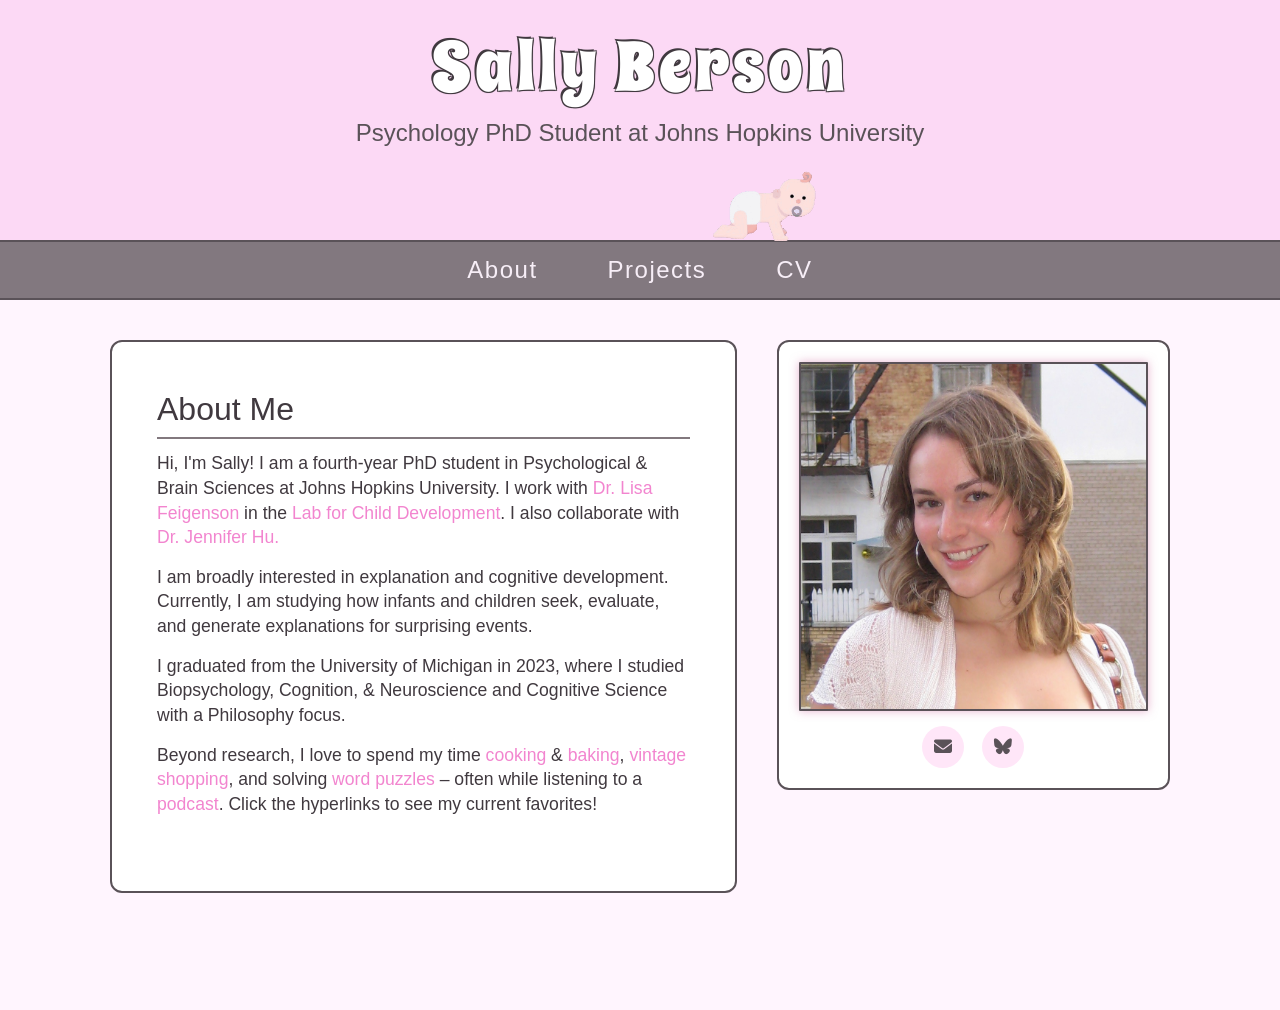
<file: index.html>
<!DOCTYPE html>
<html lang="en">
<head>
  <meta charset="UTF-8" />
  <meta name="viewport" content="width=device-width, initial-scale=1" />
  <title>Sally Berson</title>
<link rel="stylesheet" href="https://cdnjs.cloudflare.com/ajax/libs/font-awesome/6.6.0/css/all.min.css">

  <!-- Google Fonts -->
  <link rel="preconnect" href="https://fonts.googleapis.com">
  <link rel="preconnect" href="https://fonts.gstatic.com" crossorigin>
  <link href="https://fonts.googleapis.com/css2?family=Caprasimo&family=Montserrat:wght@400;500;700&display=swap" rel="stylesheet">
  <link href="https://fonts.googleapis.com/css2?family=Limelight&family=Spicy+Rice:wght@400;500;700&display=swap" rel="stylesheet">

  <!-- Stylesheet -->
  <link rel="stylesheet" href="style.css">
</head>
<body>

<div class="header-wrapper">
  <header>
    <h1>Sally Berson</h1>
    <p>Psychology PhD Student at Johns Hopkins University</p>
    <div class="baby-container">
      <img src="baby_crawl_nobg_slow.gif" alt="Animated crawling baby" class="baby" />
    </div>
  </header>

  <nav>
    <a href="index.html">About</a>
    <a href="projects.html">Projects</a>
    <a href="berson_cv.pdf" target="_blank">CV</a>
  </nav>
</div>


<div class="container">
  <main>
    <div class="content-box">
    <section id="about">
      <h2>About Me</h2>
      <p>Hi, I'm Sally! I am a fourth-year PhD student in Psychological & Brain Sciences at Johns Hopkins University. I work with 
      <a href="https://pbs.jhu.edu/directory/lisa-feigenson/" target="_blank">Dr. Lisa Feigenson</a> in the <a href="https://labforchilddevelopment.com/" target="_blank"> Lab for Child Development</a>. I also collaborate with <a href="https://jennhu.github.io/" target="_blank"> Dr. Jennifer Hu.</a> </p>
      <p>I am broadly interested in explanation and cognitive development. Currently, I am studying how infants and children seek, evaluate, and generate explanations for surprising events.</p>
      <p>I graduated from the University of Michigan in 2023, where I studied Biopsychology, Cognition, & Neuroscience and Cognitive Science with a Philosophy focus. </p>
      <p>Beyond research, I love to spend my time <a href="cooking_photo.png" target="_blank"> cooking</a> & <a href="baking_photo.png" target="_blank"> baking</a>,  <a href="https://www.vintagepaloozabaltimore.com/" target = "_blank"> vintage shopping</a>, and solving<a href="https://www.minutecryptic.com/" target="_blank"> word puzzles</a>  – often while listening to a <a href="https://www.searchengine.show/" target="_blank"> podcast</a>. Click the hyperlinks to see my current favorites!</p>
    </section>
  </main>

  <div class="photo-container">
    <div class="photo-wrapper">
      <img src="photo.jpg" class="main-photo">
      <img src="photo_2.jpg" class="hover-photo">

<div class="contact-links">
  <a href="mailto:sberson1@jh.edu" class="contact-link">
    <i class="fa-solid fa-envelope"></i>
  </a>

  <a href="https://sallyberson.bsky.social" target="_blank" class="contact-link">
    <i class="fa-brands fa-bluesky"></i>
  </a>
</div>



    </div>
  </div>
</div>
<!-- Default Statcounter code for Personal Website http://sallyberson.github.io
-->
<script type="text/javascript">
var sc_project=13206247; 
var sc_invisible=1; 
var sc_security="9e71a577"; 
</script>
<script type="text/javascript"
src="https://www.statcounter.com/counter/counter.js" async></script>
<noscript><div class="statcounter"><a title="Web Analytics Made Easy -
Statcounter" href="https://statcounter.com/" target="_blank"><img
class="statcounter" src="https://c.statcounter.com/13206247/0/9e71a577/1/"
alt="Web Analytics Made Easy - Statcounter"
referrerPolicy="no-referrer-when-downgrade"></a></div></noscript>
<!-- End of Statcounter Code -->

</body>
</html>
</file>
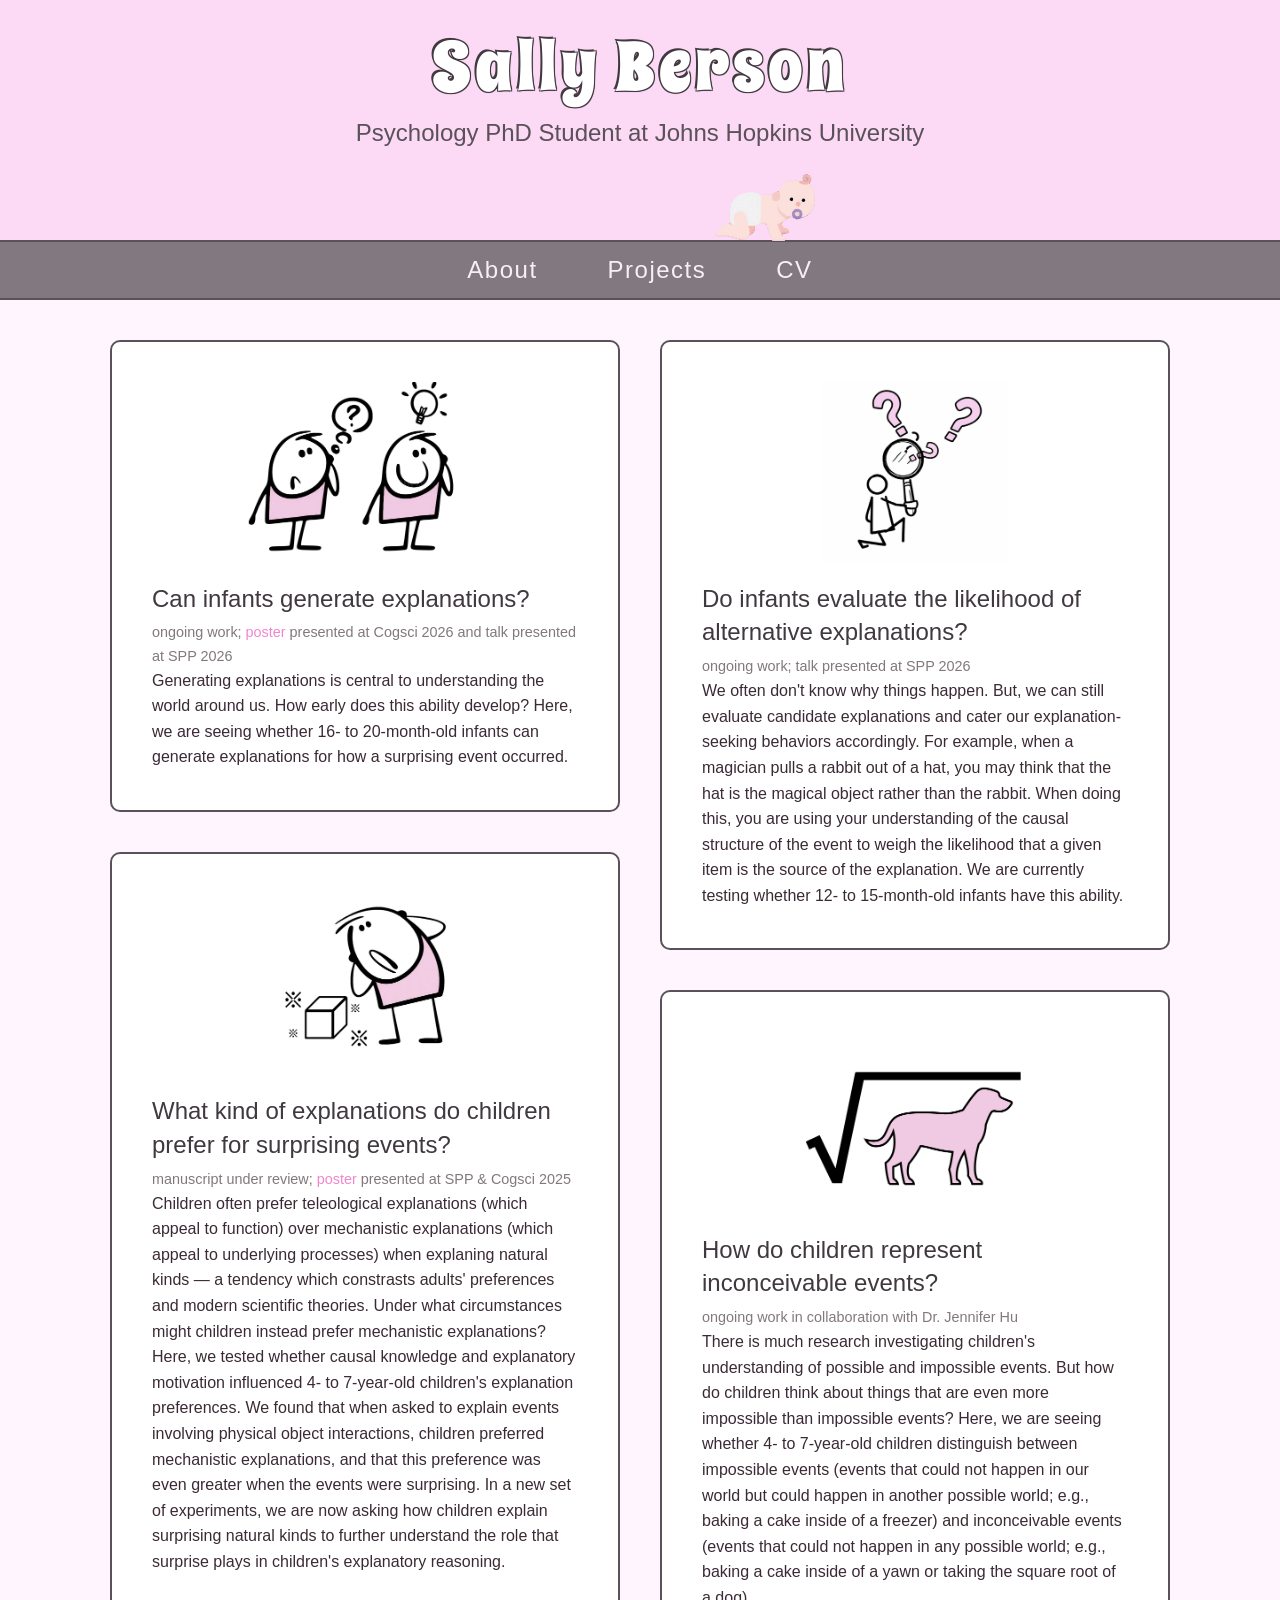
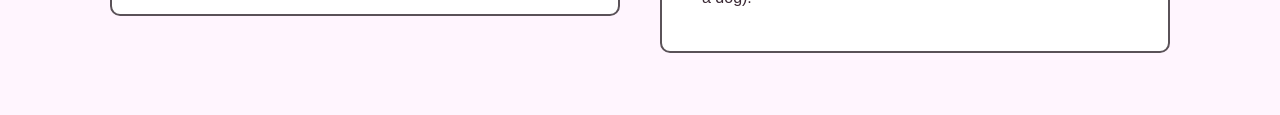
<file: projects.html>
<!DOCTYPE html>
<html lang="en">
<head>
  <meta charset="UTF-8" />
  <meta name="viewport" content="width=device-width, initial-scale=1" />
  <title>Projects | Sally Berson</title>

  <!-- Google Fonts -->
  <link rel="preconnect" href="https://fonts.googleapis.com">
  <link rel="preconnect" href="https://fonts.gstatic.com" crossorigin>
  <link href="https://fonts.googleapis.com/css2?family=Caprasimo&family=Montserrat:wght@400;500;700&display=swap" rel="stylesheet">
  <link href="https://fonts.googleapis.com/css2?family=Limelight&family=Spicy+Rice:wght@400;500;700&display=swap" rel="stylesheet">

  <!-- Stylesheet -->
  <link rel="stylesheet" href="style.css">
</head>
<body>

<header>
  <h1>Sally Berson</h1>
  <p>Psychology PhD Student at Johns Hopkins University</p>
  <div class="baby-container">
    <img src="baby_crawl_nobg_slow.gif" alt="Animated crawling baby" class="baby" />
  </div>
</header>

<nav>
  <a href="index.html">About</a>
  <a href="projects.html">Projects</a>
  <a href="berson_cv.pdf" target="_blank">CV</a>
</nav>

  <div class="projects-grid">

    <div class="project-card">
      <img src="projects_images/projects_images.001.png" alt="Project image">
      <h3>Can infants generate explanations?</h3>
      <p class="project-meta">ongoing work; <a href= "cds_poster_2026.pdf" target = "_blank" > poster </a> presented at Cogsci 2026 and talk presented at SPP 2026</p>
      <p>
       Generating explanations is central to understanding the world around us. How early does this ability develop? Here, we are seeing whether 16- to 20-month-old infants can generate explanations for how a surprising event occurred. 
      </p>
    </div>

    <div class="project-card">
      <img src="projects_images/projects_images.002.png" alt="Project image">
      <h3>What kind of explanations do children prefer for surprising events?</h3>
      <p class="project-meta">manuscript under review; <a href="spp_poster_2025.pdf" target="_blank"> poster </a> presented at SPP & Cogsci 2025</p>
      <p>
        Children often prefer teleological explanations (which appeal to function) over mechanistic explanations (which appeal to underlying processes) when explaning natural kinds — a tendency which constrasts adults' preferences and modern scientific theories. Under what circumstances might children instead prefer mechanistic explanations? Here, we tested whether causal knowledge and explanatory motivation influenced 4- to 7-year-old children's explanation preferences. We found that when asked to explain events involving physical object interactions, children preferred mechanistic explanations, and that this preference was even greater when the events were surprising. In a new set of experiments, we are now asking how children explain surprising natural kinds to further understand the role that surprise plays in children's explanatory reasoning.
      </p>
    </div>

    <div class="project-card">
      <img src="projects_images/projects_images.003.png" alt="Project image">
      <h3>Do infants evaluate the likelihood of alternative explanations?</h3>
      <p class="project-meta">ongoing work; talk presented at SPP 2026</p>
      <p>
        We often don't know why things happen. But, we can still evaluate candidate explanations and cater our explanation-seeking behaviors accordingly. For example, when a magician pulls a rabbit out of a hat, you may think that the hat is the magical object rather than the rabbit. When doing this, you are using your understanding of the causal structure of the event to weigh the likelihood that a given item is the source of the explanation. We are currently testing whether 12- to 15-month-old infants have this ability.   
      </p>
    </div>

    <div class="project-card">
      <img src="projects_images/projects_images.004.png" alt="Project image">
      <h3>How do children represent inconceivable events?</h3>
      <p class="project-meta"> ongoing work in collaboration with Dr. Jennifer Hu</p>
      <p>
        There is much research investigating children's understanding of possible and impossible events. But how do children think about things that are even more impossible than impossible events? Here, we are seeing whether 4- to 7-year-old children distinguish between impossible events (events that could not happen in our world but could happen in another possible world; e.g., baking a cake inside of a freezer) and inconceivable events (events that could not happen in any possible world; e.g., baking a cake inside of a yawn or taking the square root of a dog).
      </p>
    </div>


  </div>
</section>


  </div>
</section>

<!-- Default Statcounter code for Personal Website http://sallyberson.github.io
-->
<script type="text/javascript">
var sc_project=13206247; 
var sc_invisible=1; 
var sc_security="9e71a577"; 
</script>
<script type="text/javascript"
src="https://www.statcounter.com/counter/counter.js" async></script>
<noscript><div class="statcounter"><a title="Web Analytics Made Easy -
Statcounter" href="https://statcounter.com/" target="_blank"><img
class="statcounter" src="https://c.statcounter.com/13206247/0/9e71a577/1/"
alt="Web Analytics Made Easy - Statcounter"
referrerPolicy="no-referrer-when-downgrade"></a></div></noscript>
<!-- End of Statcounter Code -->

</body>
</html>
</file>
<file: style.css>
/* Reset */
* {
  margin: 0;
  padding: 0;
  box-sizing: border-box;
}

/* Typography */
body {
  font-family: 'Apertura-regular', sans-serif;
  font-stretch: normal;
  background-color: #FFF5FE;
  color: #3b2a35;
  line-height: 1.4;
}

header h1 {
  font-family: 'Spicy rice', sans-serif;
  font-size: 4.3rem;
  color: white;
  font-weight: 400;
  letter-spacing: 4px;
  text-shadow:
    -2.5px -2.5px 0 #40393F,
     1px -1px 0 #40393F,
    -1px  1px 0 #40393F,
     1px  1px 0 #40393F,
     0 0 2px #40393F; /* small blur to soften edges */
}


header p {
  font-size: 1.5rem;
  color: #5A5258;
}

a {
  color: #F285CF;
  text-decoration: none;
}
a:hover {
  text-decoration: none;
}

/* Header */
header {
  background-color: #FCD9F5;
  padding: 20px 10px 30px;
  text-align: center;
  align-items: center;
  width: 100%;
 /* box-shadow: 0 3px 10px rgba(210, 107, 162, 0.3);*/
  border-bottom: 2px solid #5A5258;
  position: relative;
}


/* Baby animation */
.baby-container {
  position: relative;
  width: 100%;
  height: 50px;
  margin-top: 10px;
}
.baby {
  position: absolute;
  top: -85px;
  width: 250px;
  height: auto;
  animation: crawl 75s linear infinite;
  user-select: none;
}

@keyframes crawl {
  0% { left: -150px; }
  100% { left: 100%; }
}


/* Navigation */
nav {
  background-color: #82787F;
  display: flex;
  justify-content: center;
  gap: 50px;
  width: 100%;
  letter-spacing: 1.5px; 
  padding: 5px 0;
  border-bottom: 2px solid #5A5258;
  /*margin-left: -10px;*/
 /* box-shadow: 0 3px 8px rgba(210, 107, 162, 0.5);*/
}
nav a {
  display: flex;
  color: #F7EEF7;
  font-weight: 500;
  font-size: 1.5rem;
  padding: 6px 10px;
  border-radius: 6px;
  transition: background-color 0.3s ease;
}
nav a:hover {
  background-color: #FF8FDC;
  color: white;
}

/* Layout container */
.container {
  display: flex;
  max-width: 1100px;
  margin: 40px auto;
  padding: 0 20px;
  gap: 40px;
  min-height: 70vh;
  align-items: flex-start;
}

/* Main content */
main {
  flex: 2.5;
  background: white;
  color: #40393F;
  padding: 20px;
  border-radius: 12px;
  border: 2px solid #5A5258;
  /*box-shadow: 0 4px 15px rgba(210, 107, 162, 0.2);*/
}
main h2 {
  color: #40393F;
  font-weight: normal;
  margin-bottom: 12px;
  font-size: 2rem;
  border-bottom: 2px solid #82787E;
  padding-bottom: 6px;
}
main section {
  margin-bottom: 30px;
}
main p, main ul {
  font-size: 1.1rem;
  margin-bottom: 15px;
}
main ul {
  padding-left: 1.2rem;
  color: #5A5258;
}
main ul li {
  margin-bottom: 8px;
}


/* Photo container */
.photo-container {
  flex: 1.5;
  display: flex;
  justify-content: center;
  align-items: center;
  padding: 20px;
  background: white;
  border-radius: 12px;
  /*box-shadow: 0 4px 15px rgba(210, 107, 162, 0.15); */
  overflow: hidden;
  border: 2px solid #5A5258;
  max-width: 100%;
}
.photo-wrapper {
  position: relative;
  width: 100%;
  max-width: 100%;
}
.photo-wrapper img.main-photo {
  width: 100%;
  height: auto;
  border: 2px solid #5A5258;
  border-radius: 1px;
  object-fit: cover;
  display: block;
  z-index: 1;
  position: relative;
  box-shadow: 0 0 10px rgba(210, 107, 162, 0.5);
}
.photo-wrapper img.hover-photo {
  position: absolute;
  top: 0;
  left: 0;
  width: 100%;
  border: 2px solid #5A5258;
  height: auto;
  object-fit: cover;
  border-radius: 1px;
  opacity: 0;
  transition: opacity 0.3s ease;
  box-shadow: 0 0 10px rgba(210, 107, 162, 0.5);
  z-index: 2;
}

.photo-container:hover .hover-photo {
  opacity: 1;
}
.photo-container:hover .main-photo {
  opacity: 0;
}

.content-box {
  background: white;
  padding: 25px;
  border-radius: 10px;
  position: relative;
  z-index: 2;
}

.photo-container,
main {
  position: relative;
  z-index: 1;
  border-radius: 12px;

}

.photo-container::after,
main::after {
  content: "";
  position: absolute;
  inset: -6px;
  border-radius: 14px;
  pointer-events: none;
  z-index: -1;
}


/* Responsive */
@media (max-width: 900px) {
  .container {
    flex-direction: column;
  }
  .photo-container {
    margin-top: 30px;
  }
}

/* Contact icons under photo */
.contact-links {
  display: flex;
  justify-content: center;
  gap: 18px;
  margin-top: 15px;
}

.contact-link {
  display: flex;
  align-items: center;
  justify-content: center;
  width: 42px;
  height: 42px;
  border-radius: 50%;
  background: #FFE6F8;
  color: #5A5258;
  font-size: 18px;
  transition: all 0.25s ease;
}

.contact-link:hover {
  background: #FF8FDC;
  color: white;
}


/* PROJECT GRID */

#projects {
  max-width: 1000px;
  margin: 0 auto;
  padding: 0 40px;
}

.projects-grid {
  column-count: 2;
  column-gap: 40px;
  max-width: 1100px;
  margin: 40px auto;
  padding: 0 20px;
}

/* White box styling */

.project-card {
  background: white;
  border-radius: 10px;
  padding: 40px;
 /* box-shadow: 0 4px 15px rgba(210, 107, 162, 0.15); */
  border: 2px solid #5A5258;
  transition: transform 0.2s ease, box-shadow 0.2s ease;
  break-inside: avoid;
  margin-bottom: 40px;
}

/* Image */

.project-card img {
  width: 100%;
  height: 180px;
  object-fit: cover;
  border-radius: 6px;
  margin-bottom: 14px;
}

/* Text */

.project-card h3 {
  font-size: 1.5rem;
  color: #40393F;
  font-weight: 15;
  margin: 0 0 6px 0;
}

.project-meta {
  font-size: 0.9rem;
  color: #82787E;
  margin-bottom: 10px;
}

.project-card p {
  margin: 0;
  line-height: 1.6;
}

/* Mobile */
@media (max-width: 768px) {
  .projects-grid {
    column-count: 1;
  }

  .project-card img {
    width: 100%;
    height: auto;
    max-height: 180px;
    object-fit: contain;
  }
}
}

}
}
</file>
